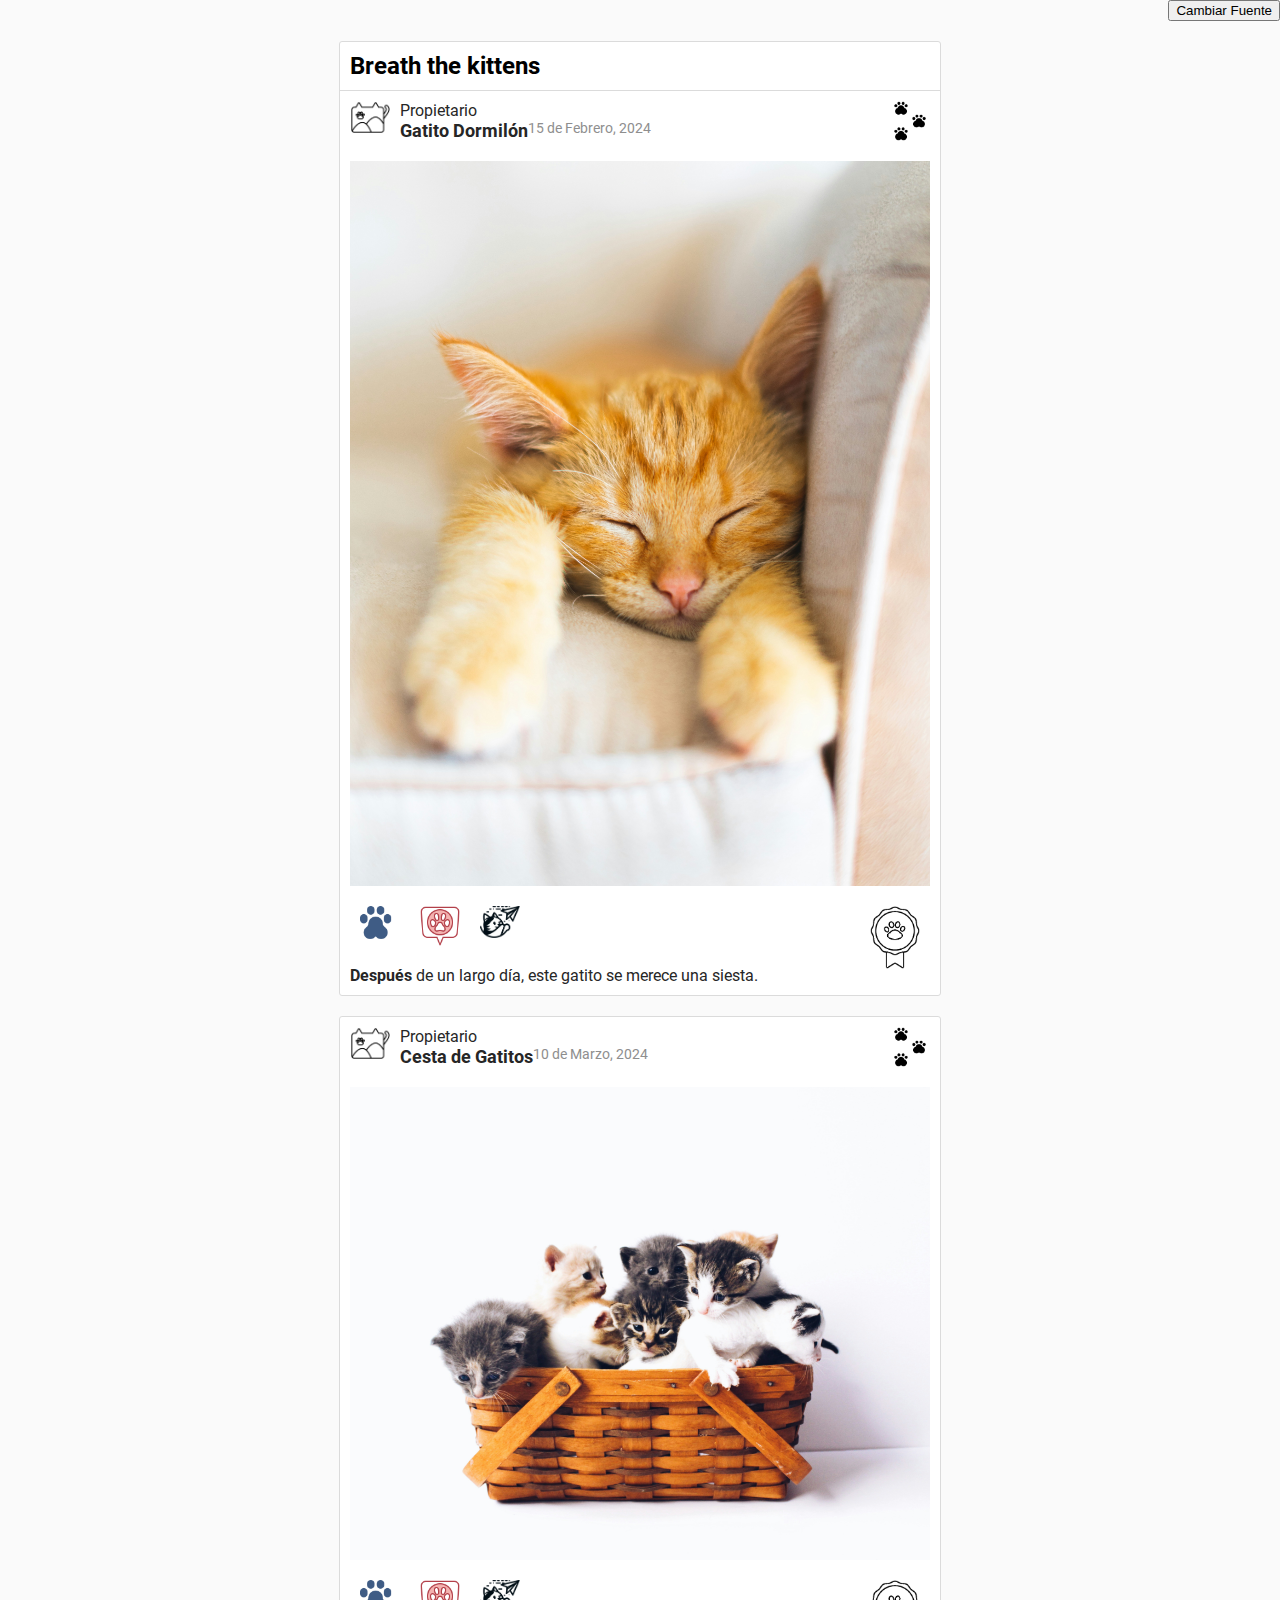
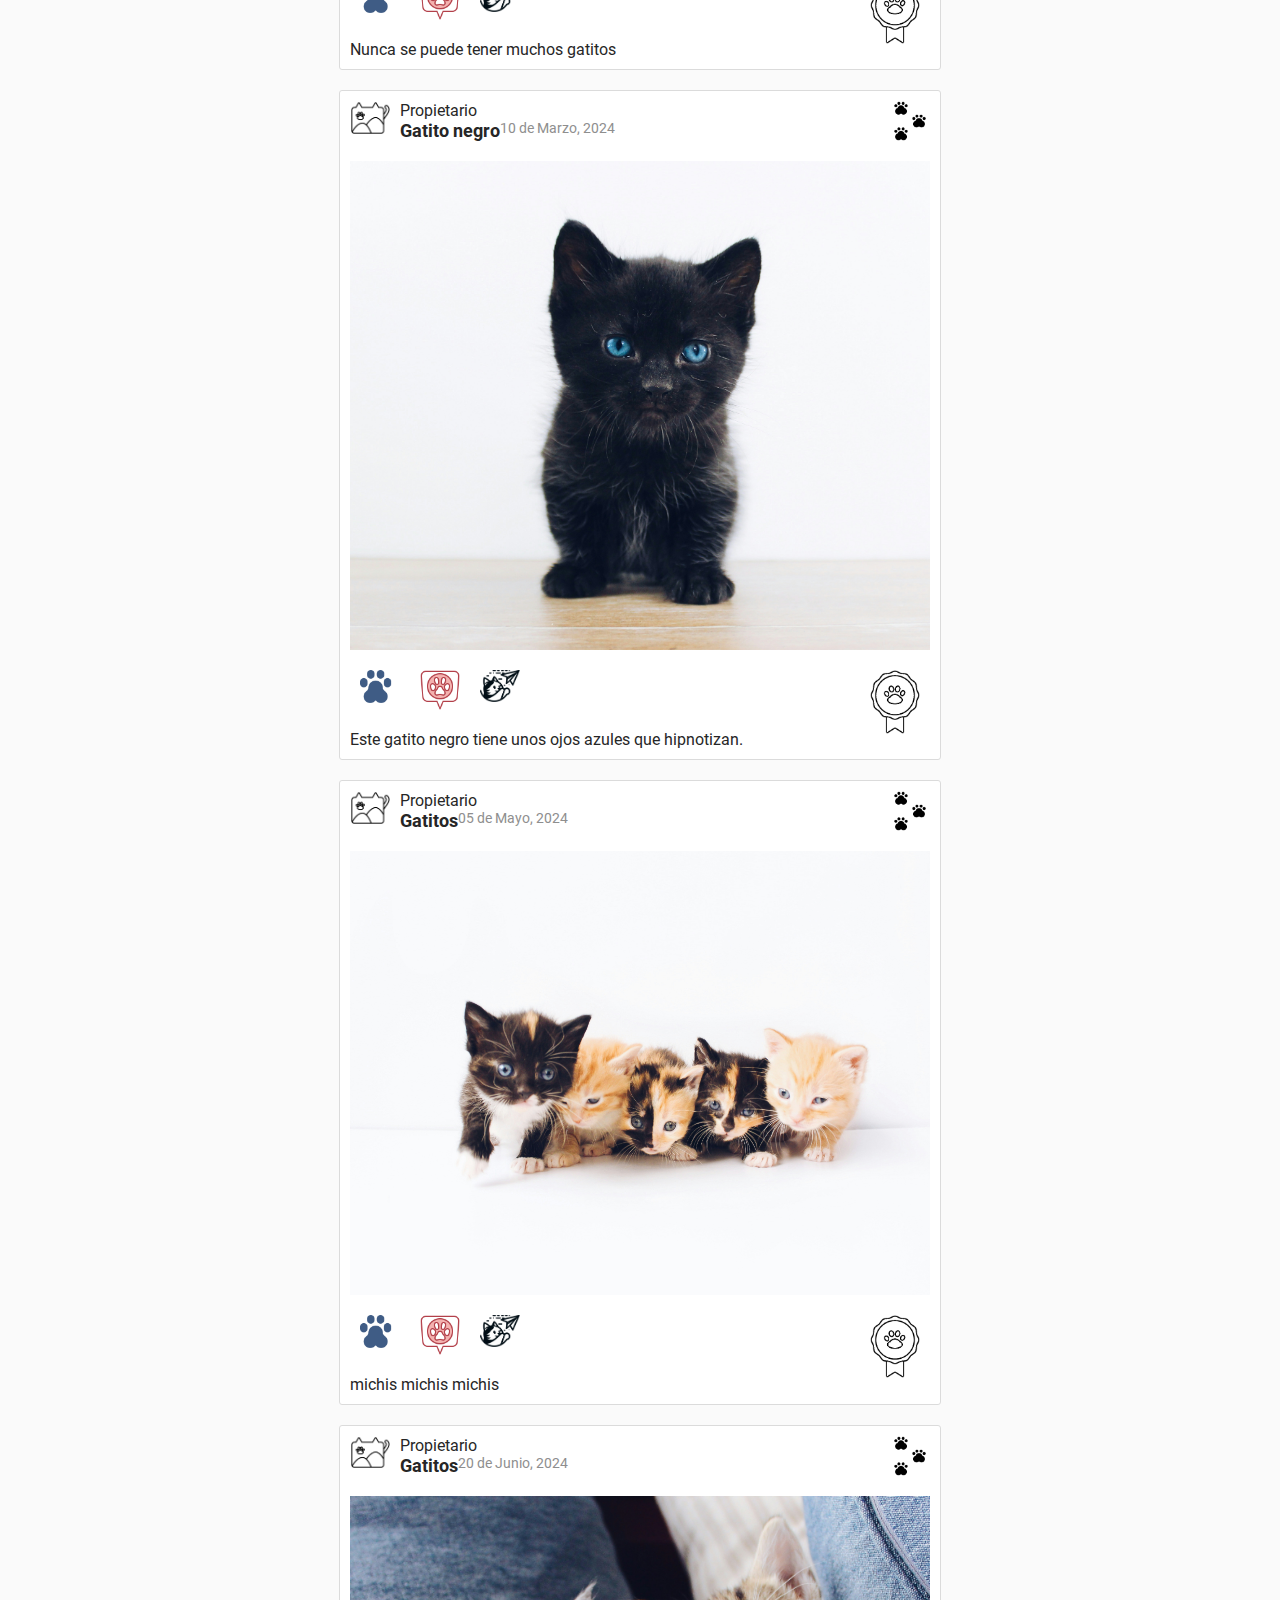
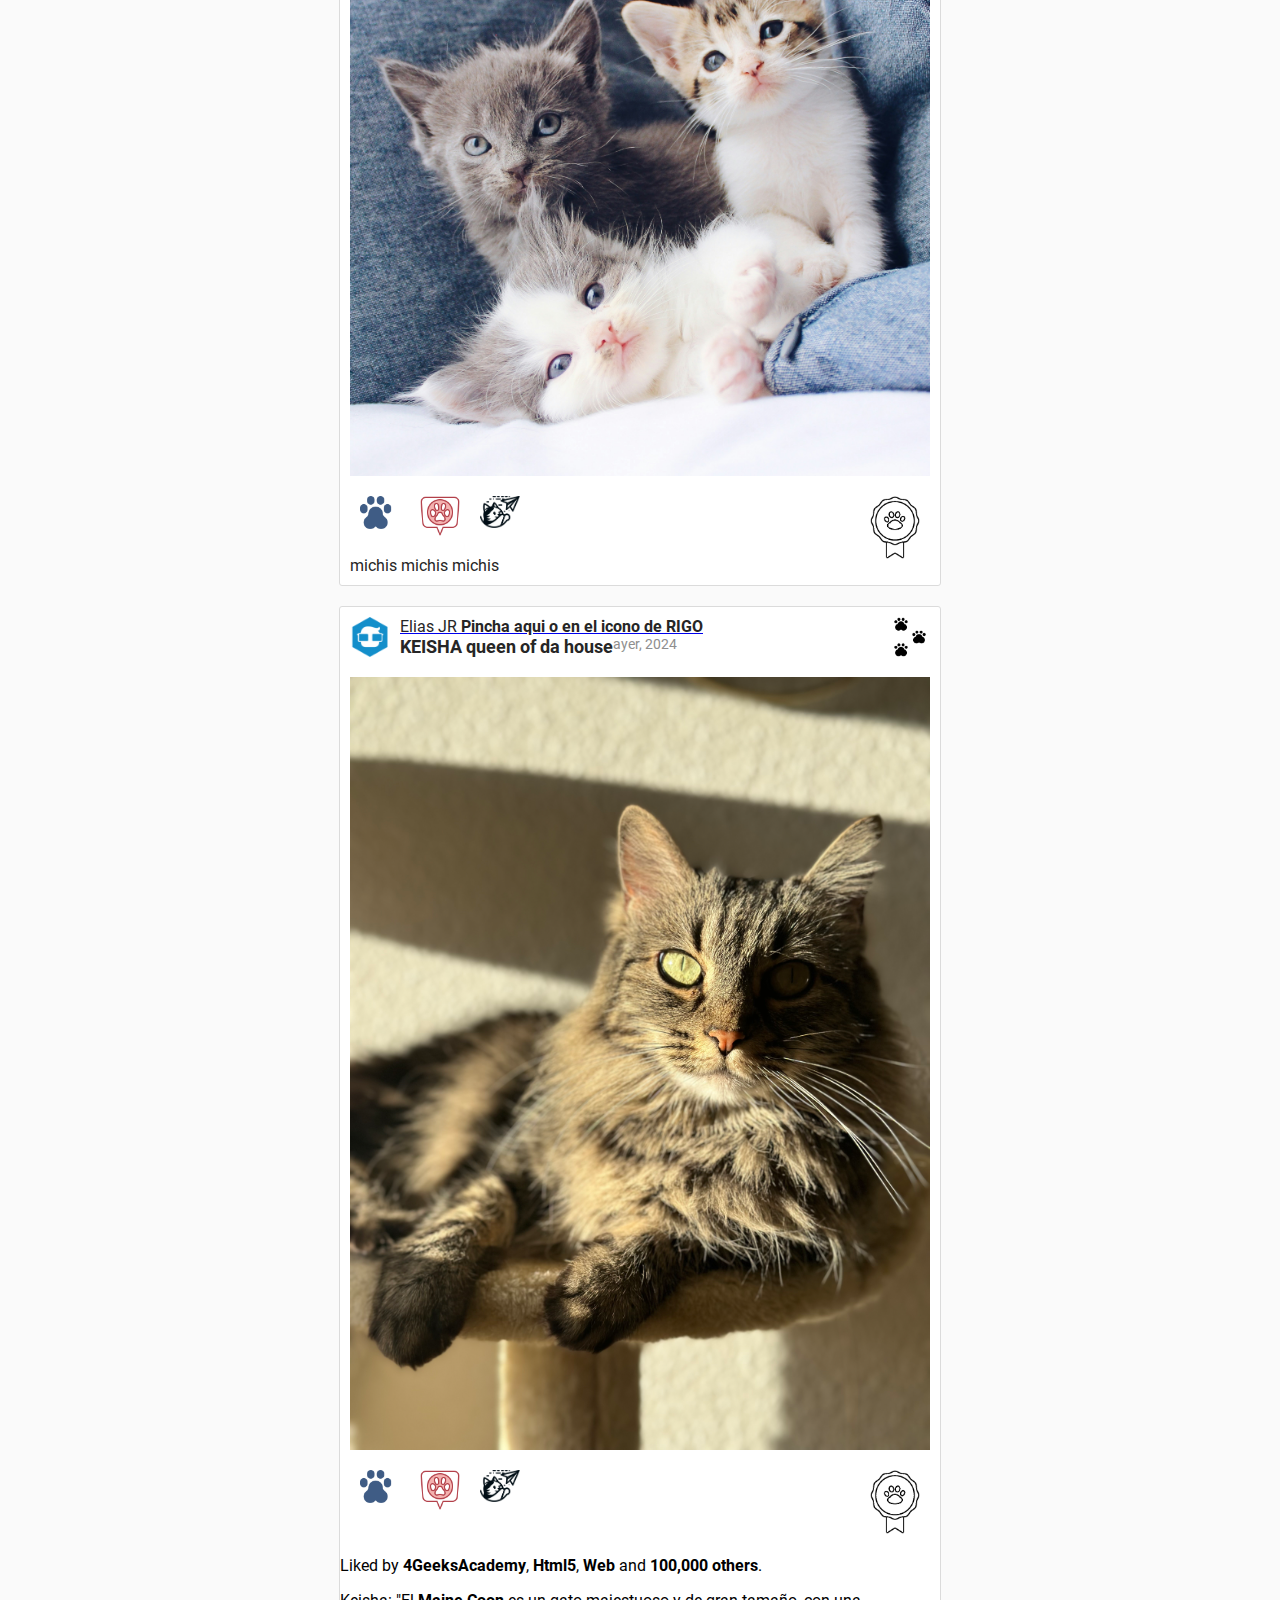
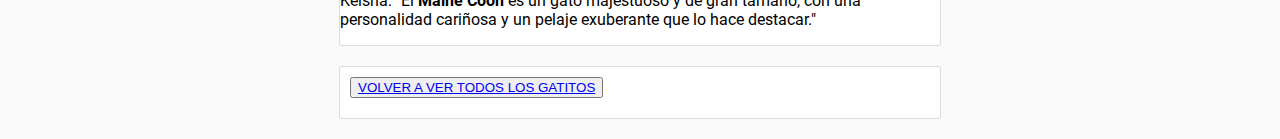
<file: index.html>
<!DOCTYPE html>
<html lang="en">
<head>
    <meta charset="UTF-8">
    <meta name="viewport" content="width=device-width, initial-scale=1.0">
    <title>IGatitos</title>
    <link rel="stylesheet" href="./styles.css">
</head>
<body class="roboto">
    
    <section id="inicio">
        <div id="superior">
            <button id="switch-font">Cambiar Fuente</button>
        </div>    
        
        



        <div class="contenedor">
                <header>
                    <h1>Breath the kittens</h1>
                </header>
            <div class="post"> 
                <div class="titulo">

                        <div class="icono-user">
                            <img src="iconos/cat-icon.png" alt="IGatitos">
                        </div>
                        <div class="texto">
                            <div class="propietario">Propietario</div>
                            <div class="titulo"><h2>Gatito Dormilón</h2>
                                <p>15 de Febrero, 2024</p></div>
                        </div>
                        <div class="menu-button">
                            <img src="iconos/MEwNU.png" alt="MEowNU">
                        </div>
                                  
                </div>
                <img src="IMGatitos/gatitito1.jpg" alt="Gatito 1">
            
                <div class="iconos">
                    <div class="item-ico">
                        <div class="like-button">
                            <img src="iconos/LIKEno.png" class="icon no-like" alt="No Like" style="display: inline;">
                            <img src="iconos/LIKE.png" class="icon like" alt="Like" style="display: none;">
                        </div>

                    </div>

                     <div class="item-ico"> 
                        <div class="coment-button">
                            <img src="iconos/COMMENT.png">
                             
                         </div>
                     </div>

                     <div class="item-ico"> 
                        <div class="send-button">
                            <img src="iconos/send .png">

                        </div>
                    </div> 

                    <div class="item-ico">
                        <div class="save-button">
                            <img src="iconos/paw_save.png" class="icon no-saved" alt="No saved" style="display: inline;">
                            <img src="iconos/paw_saved.png" class="icon saved" alt="saved" style="display: none;">   
                        </div>
                    </div>   

                </div>

            <div><b>Después</b> de un largo día, este gatito se merece una siesta.</div>

            </div>
        </div>



<!-- POST 2 -->
        <div class="contenedor">
            <div class="post"> 
                <div class="titulo">

                    <div class="icono-user">
                        <img src="iconos/cat-icon.png" alt="IGatitos">
                    </div>
                    <div class="texto">
                        <div class="propietario">Propietario</div>
                        <div class="titulo">
                            <h2>Cesta de Gatitos</h2>
                            <p>10 de Marzo, 2024</p>
                        </div>
                    </div>
                    <div class="menu-button">
                        <img src="iconos/MEwNU.png" alt="MEowNU">
                    </div>                              
                </div>
            <img src="IMGatitos/gatitito2.jpg" alt="Gatito 2">
        
            <div class="iconos">
                <div class="item-ico">
                    <div class="like-button">
                        <img src="iconos/LIKEno.png" class="icon no-like" alt="No Like" style="display: inline;">
                        <img src="iconos/LIKE.png" class="icon like" alt="Like" style="display: none;">
                    </div>
                </div>
                 <div class="item-ico"> 
                    <div class="coment-button">
                        <img src="iconos/COMMENT.png">                         
                     </div>
                 </div>
                 <div class="item-ico"> 
                    <div class="send-button">
                        <img src="iconos/send .png">
                    </div>
                </div> 
                <div class="item-ico">
                    <div class="save-button">
                        <img src="iconos/paw_save.png" class="icon no-saved" alt="No saved" style="display: inline;">
                        <img src="iconos/paw_saved.png" class="icon saved" alt="saved" style="display: none;">   
                    </div>
                </div>   
            </div>
        <div>
            <div>Nunca se puede tener muchos gatitos</div>
            
        </div>

        </div>
    </div>




<!-- POST 3 -->
<div class="contenedor">
    <div class="post"> 
        <div class="titulo">

            <div class="icono-user">
                <img src="iconos/cat-icon.png" alt="IGatitos">
            </div>
            <div class="texto">
                <div class="propietario">Propietario</div>
                <div class="titulo">
                    <h2>Gatito negro</h2>
                    <p>10 de Marzo, 2024</p>
                </div>
            </div>
            <div class="menu-button">
                <img src="iconos/MEwNU.png" alt="MEowNU">
            </div>                              
        </div>
    <img src="IMGatitos/gatitito3.jpg" alt="Gatito 3">

    <div class="iconos">
        <div class="item-ico">
            <div class="like-button">
                <img src="iconos/LIKEno.png" class="icon no-like" alt="No Like" style="display: inline;">
                <img src="iconos/LIKE.png" class="icon like" alt="Like" style="display: none;">
            </div>
        </div>
         <div class="item-ico"> 
            <div class="coment-button">
                <img src="iconos/COMMENT.png">                         
             </div>
         </div>
         <div class="item-ico"> 
            <div class="send-button">
                <img src="iconos/send .png">
            </div>
        </div> 
        <div class="item-ico">
            <div class="save-button">
                <img src="iconos/paw_save.png" class="icon no-saved" alt="No saved" style="display: inline;">
                <img src="iconos/paw_saved.png" class="icon saved" alt="saved" style="display: none;">   
            </div>
        </div>   
    </div>
<div>
    <div>Este gatito negro tiene unos ojos azules que hipnotizan.</div>
</div>

</div>
</div>


<!-- POST 4 -->
<div class="contenedor">
    <div class="post"> 
        <div class="titulo">

            <div class="icono-user">
                <img src="iconos/cat-icon.png" alt="IGatitos">
            </div>
            <div class="texto">
                <div class="propietario">Propietario</div>
                <div class="titulo">
                    <h2 > Gatitos </h2>
                    <p>05 de Mayo, 2024</p>
                </div>
            </div>
            <div class="menu-button">
                <img src="iconos/MEwNU.png" alt="MEowNU">
            </div>                              
        </div>
    <img src="IMGatitos/gatitito4.jpg" alt="Gatito 4">

    <div class="iconos">
        <div class="item-ico">
            <div class="like-button">
                <img src="iconos/LIKEno.png" class="icon no-like" alt="No Like" style="display: inline;">
                <img src="iconos/LIKE.png" class="icon like" alt="Like" style="display: none;">
            </div>
        </div>
         <div class="item-ico"> 
            <div class="coment-button">
                <img src="iconos/COMMENT.png">                         
             </div>
         </div>
         <div class="item-ico"> 
            <div class="send-button">
                <img src="iconos/send .png">
            </div>
        </div> 
        <div class="item-ico">
            <div class="save-button">
                <img src="iconos/paw_save.png" class="icon no-saved" alt="No saved" style="display: inline;">
                <img src="iconos/paw_saved.png" class="icon saved" alt="saved" style="display: none;">   
            </div>
        </div>   
    </div>
<div>
    <div>michis michis michis</div>
</div>

</div>
</div>


<!-- POST 5 -->
<div class="contenedor">
    <div class="post"> 
        <div class="titulo">

            <div class="icono-user">
                <img src="iconos/cat-icon.png" alt="IGatitos">
            </div>
            <div class="texto">
                <div class="propietario">Propietario</div>
                <div class="titulo">
                    <h2> Gatitos</h2>
                    <p>20 de Junio, 2024</p>
                </div>
            </div>
            <div class="menu-button">
                <img src="iconos/MEwNU.png" alt="MEowNU">
            </div>                              
        </div>
    <img src="IMGatitos/gatitito5.jpg" alt="Gatito 5">

    <div class="iconos">
        <div class="item-ico">
            <div class="like-button">
                <img src="iconos/LIKEno.png" class="icon no-like" alt="No Like" style="display: inline;">
                <img src="iconos/LIKE.png" class="icon like" alt="Like" style="display: none;">
            </div>
        </div>
         <div class="item-ico"> 
            <div class="coment-button">
                <img src="iconos/COMMENT.png">                         
             </div>
         </div>
         <div class="item-ico"> 
            <div class="send-button">
                <img src="iconos/send .png">
            </div>
        </div> 
        <div class="item-ico">
            <div class="save-button">
                <img src="iconos/paw_save.png" class="icon no-saved" alt="No saved" style="display: inline;">
                <img src="iconos/paw_saved.png" class="icon saved" alt="saved" style="display: none;">   
            </div>
        </div>   
    </div>
<div>
    <div>michis michis michis</div>
</div>

</div>
</div>






        <!-- 

        

       
        <div class="contenedor">
            <div class="post"> 
                <div class="titulo">
                    <h2> Gatitos</h2>
                    <p>20 de Junio, 2024</p>
                </div>
                <img src="IMGatitos/gatitito5.jpg" alt="Gatito 5">
                <div class="iconos">
                    <div class="item-ico">
                        <div class="like-button">
                            <img src="iconos/LIKEno.png" class="icon no-like" alt="No Like" style="display: inline;">
                            <img src="iconos/LIKE.png" class="icon like" alt="Like" style="display: none;">
                        </div>

                    </div>

                     <div class="item-ico"> 
                        <div class="coment-button">
                            <img src="iconos/COMMENT.png">
                             
                         </div>
                     </div>

                     <div class="item-ico"> 
                        <div class="send-button">
                            <img src="iconos/send .png">

                        </div>
                    </div> 

                    <div class="item-ico">
                        <div class="save-button">
                            <img src="iconos/paw_save.png" class="icon no-saved" alt="No saved" style="display: inline;">
                            <img src="iconos/paw_saved.png" class="icon saved" alt="saved" style="display: none;">   
                        </div>
                    </div>   

                </div>
                <div>Una pandilla de gatitos listos para jugar.</div>
            </div>
        </div>
        
        <div class="contenedor">
            <div class="post"> 
                <div class="titulo">
                    <h2>Gatito Amistoso</h2>
                    <p>30 de Julio, 2024</p>
                </div>
                <img src="IMGatitos/gatitito6.jpg" alt="Gatito 6">
                <div class="iconos">
                    <div class="item-ico">
                        <div class="like-button">
                            <img src="iconos/LIKEno.png" class="icon no-like" alt="No Like" style="display: inline;">
                            <img src="iconos/LIKE.png" class="icon like" alt="Like" style="display: none;">
                        </div>

                    </div>

                     <div class="item-ico"> 
                        <div class="coment-button">
                            <img src="iconos/COMMENT.png">
                             
                         </div>
                     </div>

                     <div class="item-ico"> 
                        <div class="send-button">
                            <img src="iconos/send .png">

                        </div>
                    </div> 

                    <div class="item-ico">
                        <div class="save-button">
                            <img src="iconos/paw_save.png" class="icon no-saved" alt="No saved" style="display: inline;">
                            <img src="iconos/paw_saved.png" class="icon saved" alt="saved" style="display: none;">   
                        </div>
                    </div>   

                </div>
                <div>Este gatito siempre está buscando compañía y caricias.</div>
            </div>
        </div>
        
        <div class="contenedor">
            <div class="post"> 
                <div class="titulo">
                    <h2>3 Gatitos Iguales</h2>
                    <p>15 de Agosto, 2024</p>
                </div>
                <img src="IMGatitos/gatitito7.jpg" alt="Gatito 7">
                <div class="iconos">
                    <div class="item-ico">
                        <div class="like-button">
                            <img src="iconos/LIKEno.png" class="icon no-like" alt="No Like" style="display: inline;">
                            <img src="iconos/LIKE.png" class="icon like" alt="Like" style="display: none;">
                        </div>

                    </div>

                     <div class="item-ico"> 
                        <div class="coment-button">
                            <img src="iconos/COMMENT.png">
                             
                         </div>
                     </div>

                     <div class="item-ico"> 
                        <div class="send-button">
                            <img src="iconos/send .png">

                        </div>
                    </div> 

                    <div class="item-ico">
                        <div class="save-button">
                            <img src="iconos/paw_save.png" class="icon no-saved" alt="No saved" style="display: inline;">
                            <img src="iconos/paw_saved.png" class="icon saved" alt="saved" style="display: none;">   
                        </div>
                    </div>   

                </div>
                <div>Tres gatitos idénticos que son inseparables.</div>
            </div>
        </div>


        
    


<div class="contenedor">
           
            <div class="post"> 
                <div class="titulo">
                    Elías JR
                    https://github.com/eliasjr1989
                    <h2>KEISHA queen of da house</h2>
                    <p>15 de Febrero, 2024</p>
                </div>
                <img src="IMGatitos/keysha.jpg" alt="Keisha">
            
                <div class="iconos">
                    <div class="item-ico">
                        <div class="like-button">
                            <img src="iconos/LIKEno.png" class="icon no-like" alt="No Like" style="display: inline;">
                            <img src="iconos/LIKE.png" class="icon like" alt="Like" style="display: none;">
                        </div>

                    </div>

                     <div class="item-ico"> 
                        <div class="coment-button">
                            <img src="iconos/COMMENT.png">
                             
                         </div>
                     </div>

                     <div class="item-ico"> 
                        <div class="send-button">
                            <img src="iconos/send .png">

                        </div>
                    </div> 

                    <div class="item-ico">
                        <div class="save-button">
                            <img src="iconos/paw_save.png" class="icon no-saved" alt="No saved" style="display: inline;">
                            <img src="iconos/paw_saved.png" class="icon saved" alt="saved" style="display: none;">   
                        </div>
                    </div>   

                </div>

               
            <p>Liked by <b>4GekksAcademy</b>, <b>Html5</b>, <b>Web</b> and <b>100,000 others</b>.</p>
            <p>Keisha: "El <b>Maine Coon</b> es un gato majestuoso y de gran tamaño, con una personalidad cariñosa y un pelaje exuberante que lo hace destacar."</p>
        
            
            </div>
        </div>
        <div class="contenedor">
            <div class="post"> 
                <div class="titulo">
                    <button>
                        <a href="#inicio">VOLVER A VER TODOS LOS GATITOS</a>
                    </button>
                </div>
                
            </div>
        </div> -->
       
        <div class="contenedor">
        <div class="post"> 
            <div class="titulo">

                    <div class="icono-user">
                        <a href="UserElias.html">
                            <img src="iconos/4geeks.ico" alt="IGatitos">
                        </a>
                    </div>
                    <div class="texto">
                            <a href="UserElias.html">
                                <div class="propietario">Elias JR <b> Pincha aqui o en el icono de RIGO </b></div>
                            </a>
                        <div class="titulo">
                            <h2>KEISHA queen of da house</h2>
                            <p>ayer, 2024</p>
                        </div>
                    </div>
                    <div class="menu-button">
                        <img src="iconos/MEwNU.png" alt="MEowNU">
                    </div>
                              
            </div>
            <img src="IMGatitos/keysha.jpg" alt="Keisha">
        
            <div class="iconos">
                <div class="item-ico">
                    <div class="like-button">
                        <img src="iconos/LIKEno.png" class="icon no-like" alt="No Like" style="display: inline;">
                        <img src="iconos/LIKE.png" class="icon like" alt="Like" style="display: none;">
                    </div>

                </div>

                 <div class="item-ico"> 
                    <div class="coment-button">
                        <img src="iconos/COMMENT.png">
                         
                     </div>
                 </div>

                 <div class="item-ico"> 
                    <div class="send-button">
                        <img src="iconos/send .png">

                    </div>
                </div> 

                <div class="item-ico">
                    <div class="save-button">
                        <img src="iconos/paw_save.png" class="icon no-saved" alt="No saved" style="display: inline;">
                        <img src="iconos/paw_saved.png" class="icon saved" alt="saved" style="display: none;">   
                    </div>
                </div>   

            </div>
        </div>

           
        <p>Liked by <b>4GeeksAcademy</b>, <b>Html5</b>, <b>Web</b> and <b>100,000 others</b>.</p>
        <p>Keisha: "El <b>Maine Coon</b> es un gato majestuoso y de gran tamaño, con una personalidad cariñosa y un pelaje exuberante que lo hace destacar."</p>
    
        
        </div>
    </div>
    <div class="contenedor">
        <div class="post"> 
            <div class="titulo">
                <button>
                    <a href="#inicio">VOLVER A VER TODOS LOS GATITOS</a>
                </button>
            </div>
            
        </div>
    </section>
    <script src="app.js"></script>
</body>
</html>
</file>
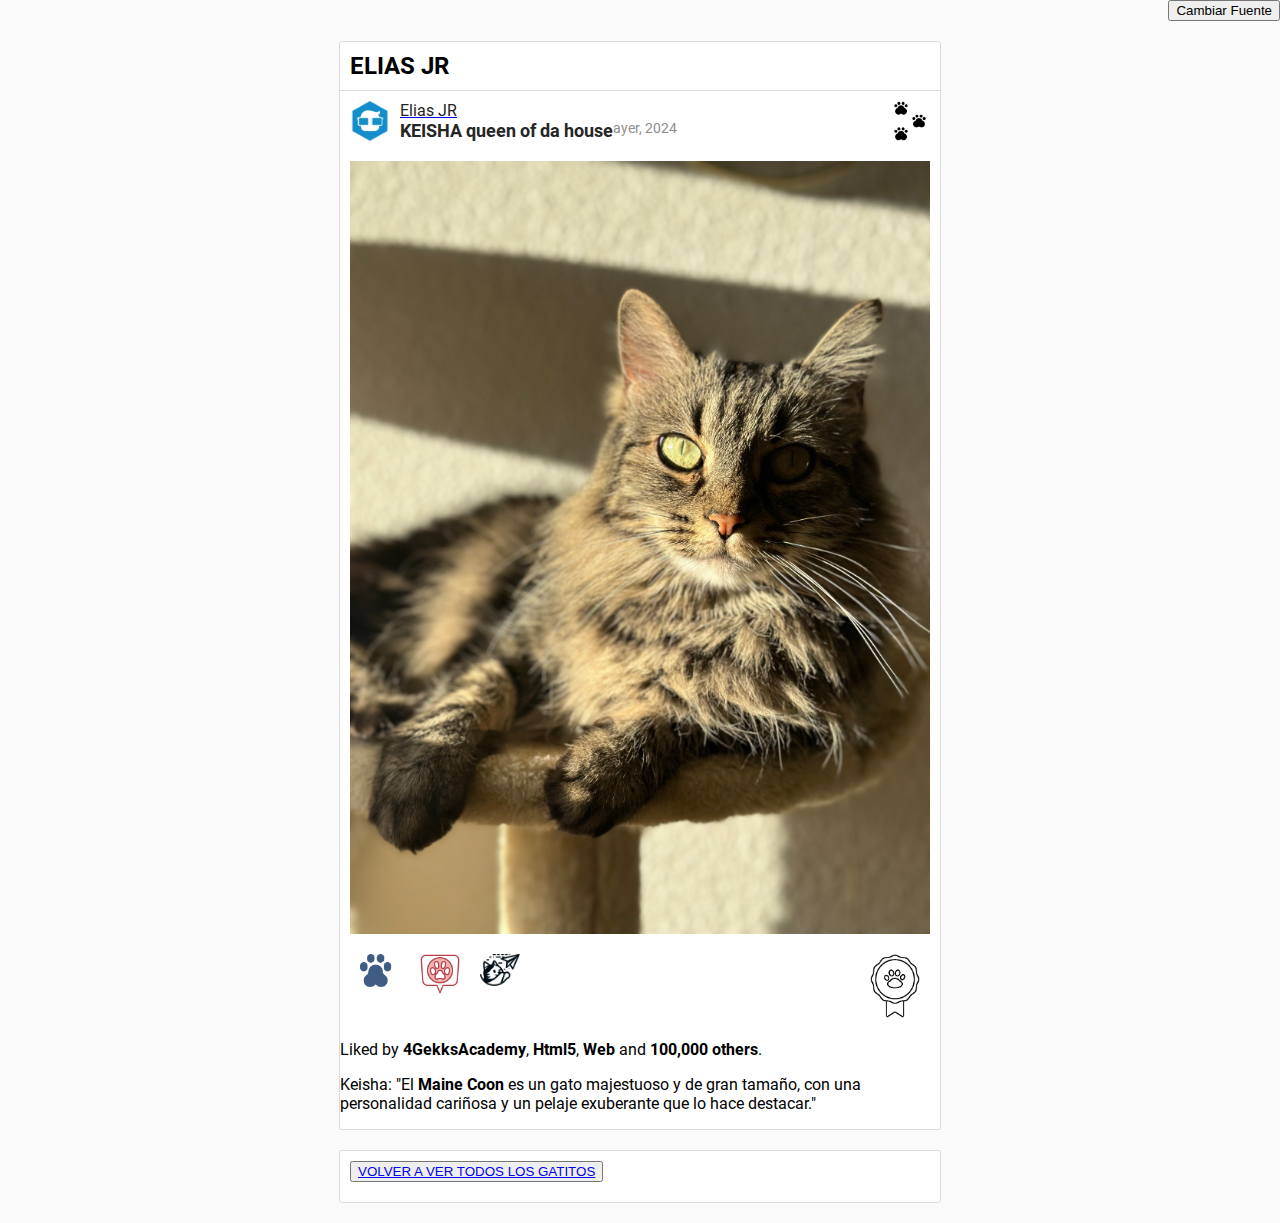
<file: UserElias.html>
<!DOCTYPE html>
<html lang="en">
<head>
    <meta charset="UTF-8">
    <meta name="viewport" content="width=device-width, initial-scale=1.0">
    <title>IGatitos</title>
    <link rel="stylesheet" href="./styles.css">
</head>
<body class="roboto">
    
    <section id="inicio">
        <div id="superior">
            <button id="switch-font">Cambiar Fuente</button>
        </div>    
        
        



        <div class="contenedor">
                <header>
                    <h1>ELIAS JR</h1>
                </header>
            <div class="post"> 
                <div class="titulo">

                        <div class="icono-user">
                            <a href="https://github.com/eliasjr1989">
                                <img src="iconos/4geeks.ico" alt="IGatitos">
                            </a>
                        </div>
                        <div class="texto">
                            <a href="https://github.com/eliasjr1989">
                                <div class="propietario">Elias JR</div>
                            </a>
                            
                            <div class="titulo">
                                <h2>KEISHA queen of da house</h2>
                                <p>ayer, 2024</p>
                            </div>
                        </div>
                        <div class="menu-button">
                            <img src="iconos/MEwNU.png" alt="MEowNU">
                        </div>
                                  
                </div>
                <img src="IMGatitos/keysha.jpg" alt="Keisha">
            
                <div class="iconos">
                    <div class="item-ico">
                        <div class="like-button">
                            <img src="iconos/LIKEno.png" class="icon no-like" alt="No Like" style="display: inline;">
                            <img src="iconos/LIKE.png" class="icon like" alt="Like" style="display: none;">
                        </div>

                    </div>

                     <div class="item-ico"> 
                        <div class="coment-button">
                            <img src="iconos/COMMENT.png">
                             
                         </div>
                     </div>

                     <div class="item-ico"> 
                        <div class="send-button">
                            <img src="iconos/send .png">

                        </div>
                    </div> 

                    <div class="item-ico">
                        <div class="save-button">
                            <img src="iconos/paw_save.png" class="icon no-saved" alt="No saved" style="display: inline;">
                            <img src="iconos/paw_saved.png" class="icon saved" alt="saved" style="display: none;">   
                        </div>
                    </div>   

                </div>
            </div>

               
            <p>Liked by <b>4GekksAcademy</b>, <b>Html5</b>, <b>Web</b> and <b>100,000 others</b>.</p>
            <p>Keisha: "El <b>Maine Coon</b> es un gato majestuoso y de gran tamaño, con una personalidad cariñosa y un pelaje exuberante que lo hace destacar."</p>
        
            
            </div>
        </div>


        
        <div class="contenedor">
            <div class="post"> 
                <div class="titulo">
                    <button>
                        <a href="#inicio">VOLVER A VER TODOS LOS GATITOS</a>
                    </button>
                </div>
                
            </div>
        </div> 
       
    </section>
    <script src="app.js"></script>
</body>
</html>
</file>
<file: styles.css>
@font-face {
    font-family: 'MiFuente';
    src: url('Fuentes/OpenDyslexic3-Regular.ttf') format('truetype');
    font-weight: normal;
}

@font-face {
    font-family: 'MiFuente';
    src: url('Fuentes/OpenDyslexic3-Bold.ttf') format('truetype');
    font-weight: bold;
}

@font-face {
    font-family: 'Roboto';
    src: url('Fuentes/Roboto-Regular.ttf') format('truetype');
    font-weight: normal;
}

@font-face {
    font-family: 'Roboto';
    src: url('Fuentes/Roboto-Bold.ttf') format('truetype');
    font-weight: bold;
}

.mi-fuente {
    font-family: 'MiFuente';
    font-size: 0.875rem; 
}

.roboto {
    font-family: 'Roboto';
}

body {   
    background-color: #fafafa;
    margin: 0;
    padding: 0;
}
#superior{
    display: flex;
    justify-content: flex-end;
}
.contenedor {
    max-width: 600px;
    margin: 20px auto;
    background-color: #fff;
    border: 1px solid #dbdbdb;
    border-radius: 3px;
    overflow: hidden;
}

header {
    padding: 10px;
    border-bottom: 1px solid #dbdbdb;
    display: flex;
    align-items: center;
}

header h1 {
    font-size: 24px;
    margin: 0;
}

.post {
    padding: 10px;
}

.titulo {
    display: flex;    
    justify-content: flex-start; 
    align-items: start;
    margin-bottom: 10px;
}

.titulo h2 {
    font-size: 18px;
    margin: 0;
}

.titulo p {
    justify-content: end;
    font-size: 14px;
    color: #8e8e8e;
    margin: 0;
}


.icono-user {
    width: 40px; 
    height: 40px; 
}

.texto {
    display: flex;
    flex-direction: column; /* Organiza el propietario y el título en una columna */
    margin-left: 10px; /* Añade un margen a la izquierda del texto */
}

.menu-button {
    margin-left: auto;
    width: 40px; 
    height: 40px; 
}
.menu-button:hover {
	transform: scale(1.25) translateZ(20px);
}

.post img {
    width: 100%;
    height: auto;
    display: block;
    margin-bottom: 10px;
}

.post div {
    font-size: 16px;
    color: #262626;
}
 .iconos {
    display: flex;    
    justify-content: flex-start; 
    align-items: start;
}

.item-ico {
    margin: 0;
    padding: 10px; 
    width: 40px; 
    height: 40px; 
}
.item-ico:hover {
	transform: scale(1.25) translateZ(20px);
}



.item-ico:last-child {
    margin-left: auto;
    width: 50px; 
    height: 50px; 
}
</file>
